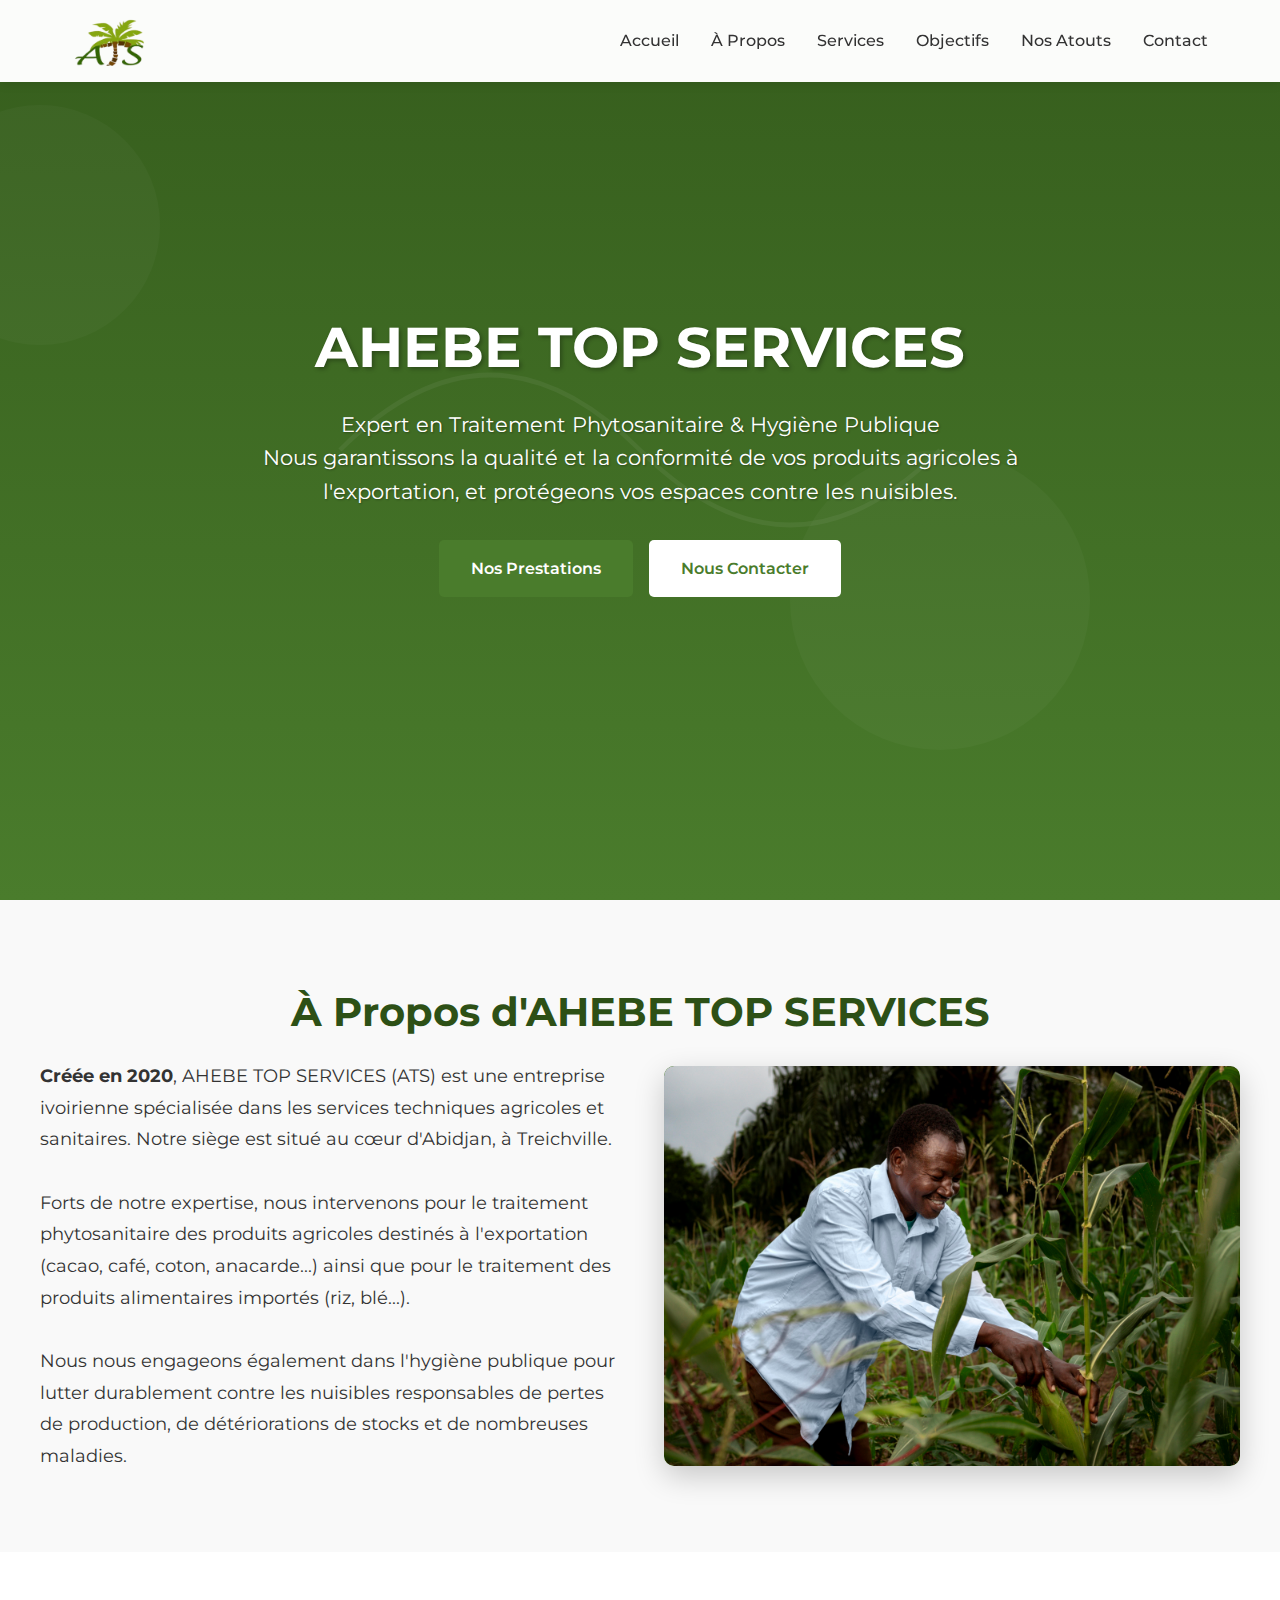
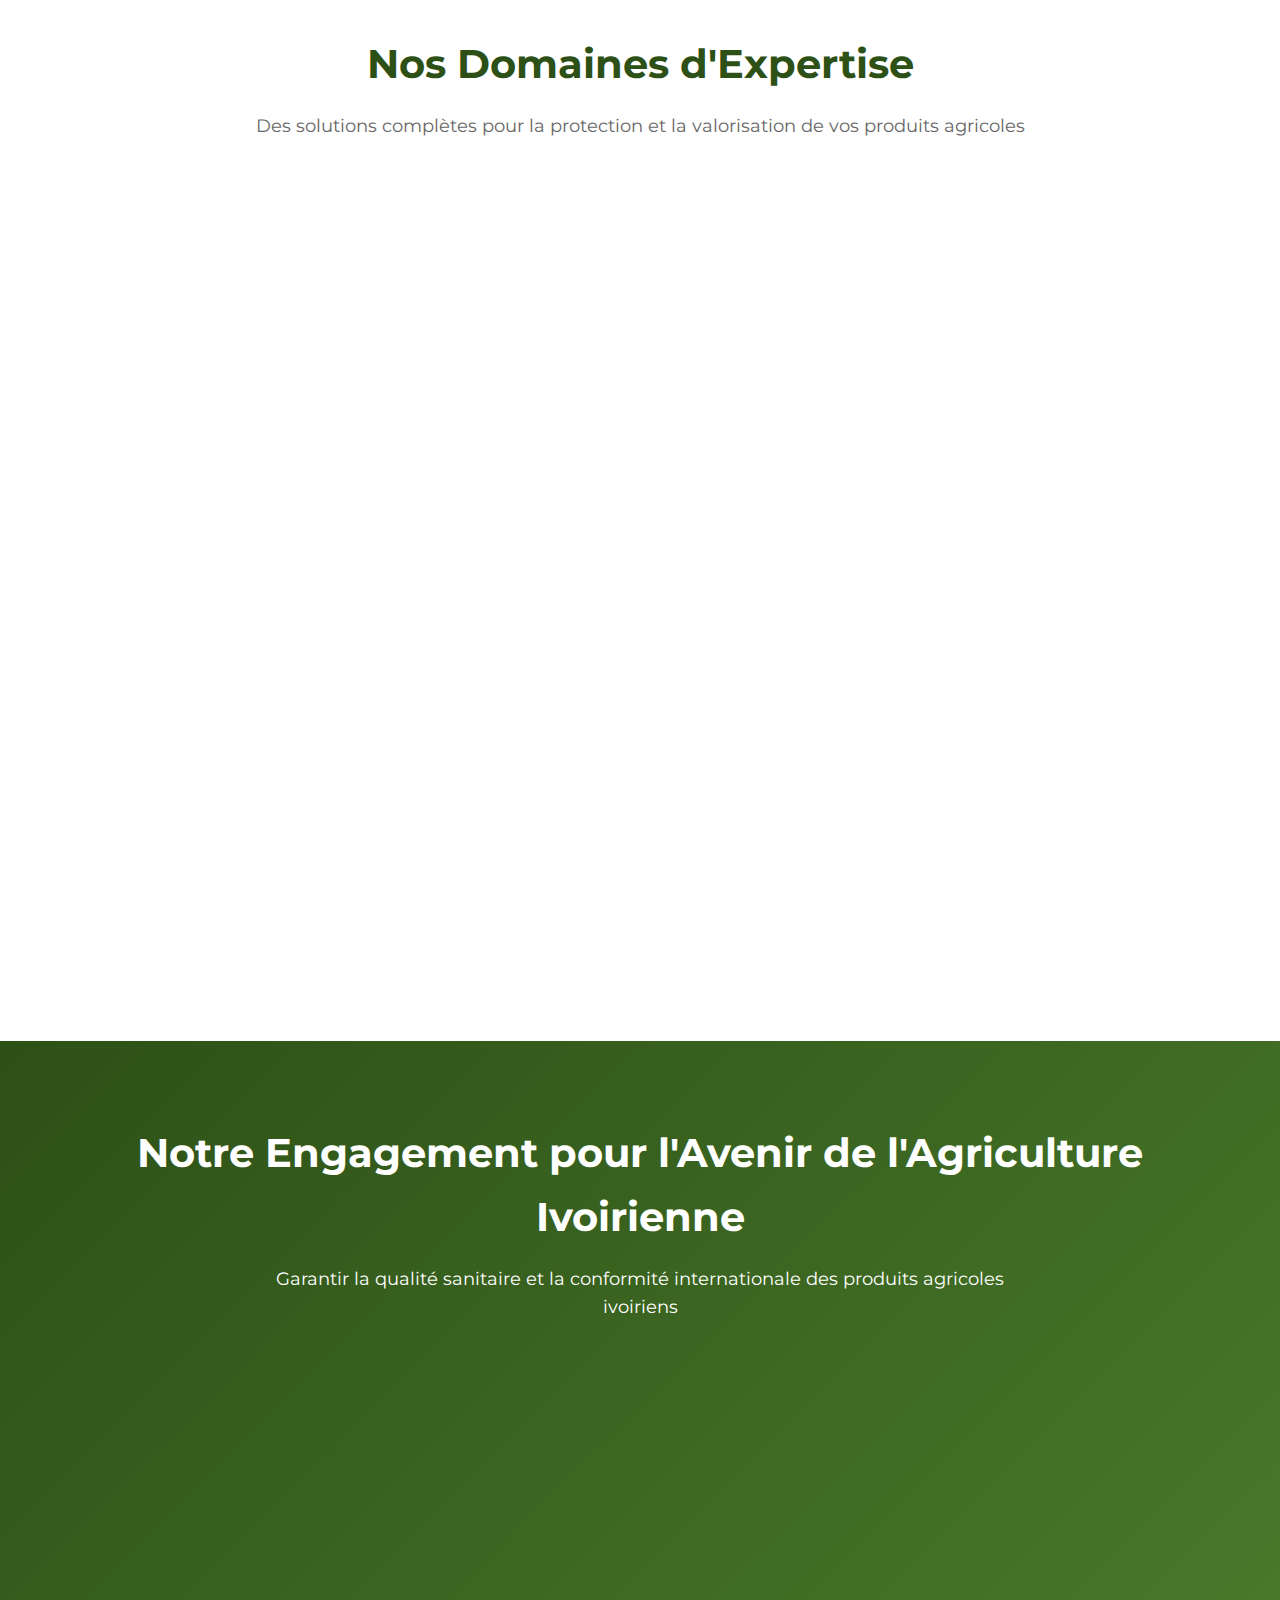
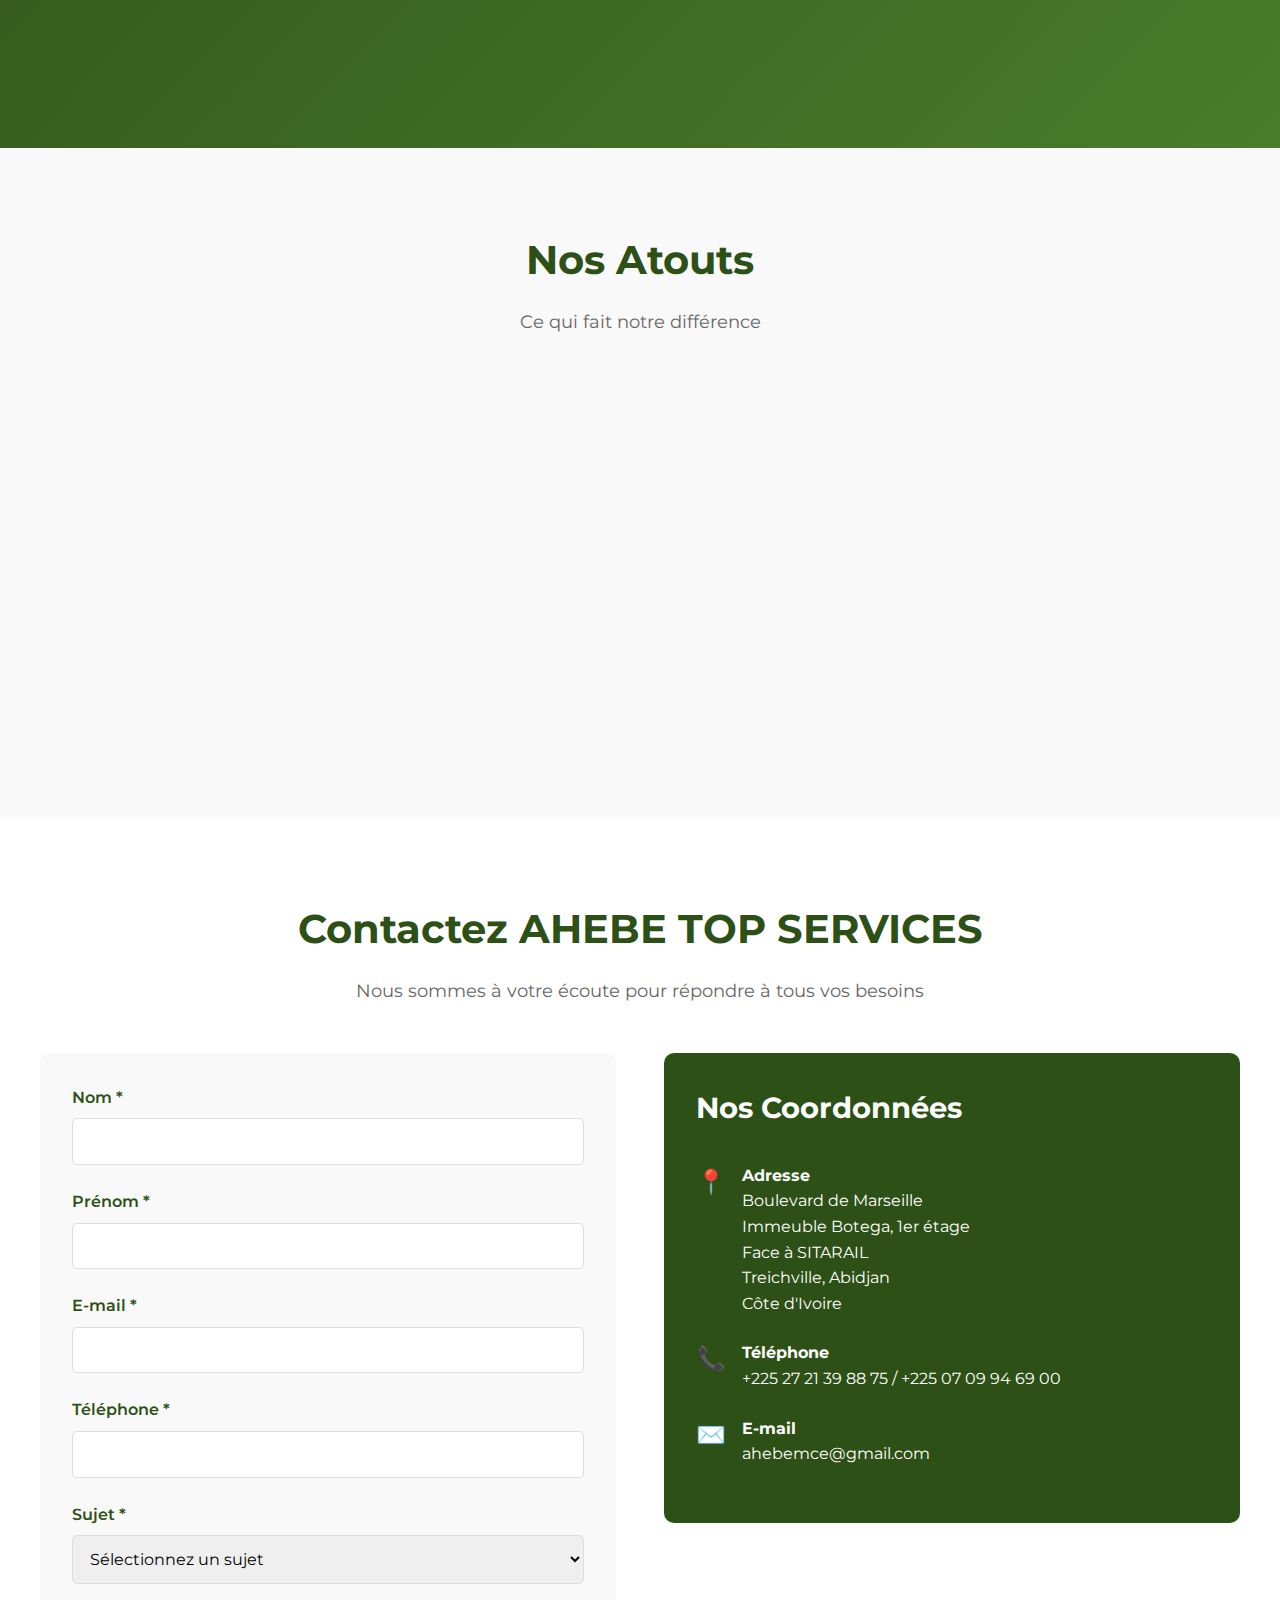
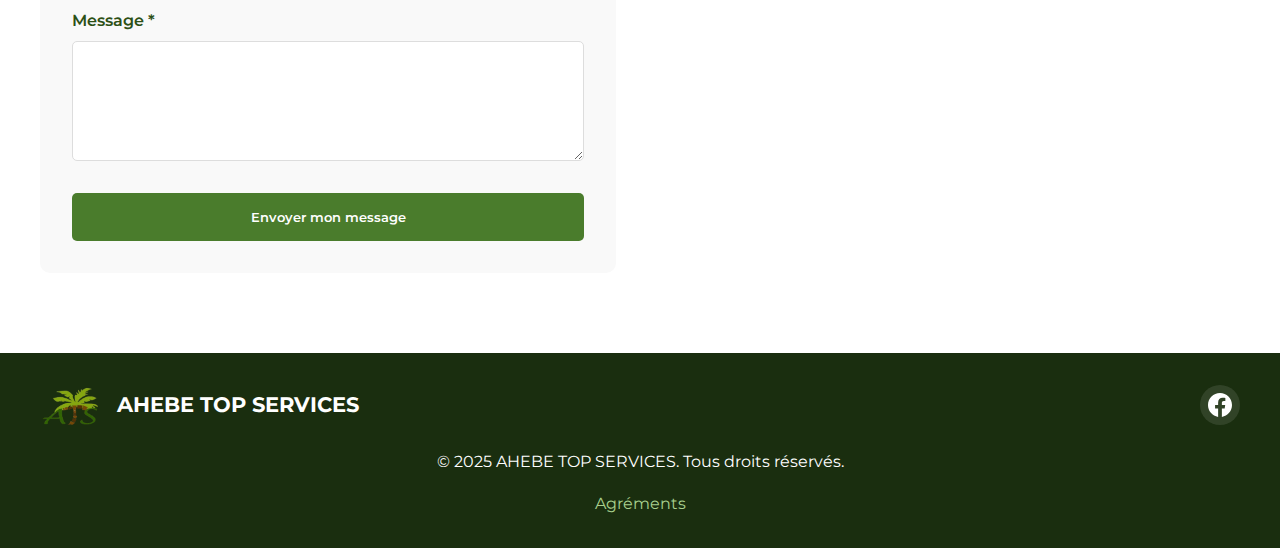
<file: index.html>
<!DOCTYPE html>
<html lang="fr">

<head>
    <meta charset="UTF-8">
    <meta name="viewport" content="width=device-width, initial-scale=1.0">
    <title>AHEBE TOP SERVICES - Expert en Traitement Phytosanitaire</title>
    <link href="https://fonts.googleapis.com/css2?family=Montserrat:wght@300;400;600;700&display=swap" rel="stylesheet">
    <link rel="stylesheet" href="css/styles.css">
</head>

<body>
    <!-- Navigation -->
    <nav>
        <div class="nav-container">
            <div class="logo-container">
                <img src="img/logo.png" alt="ATS Logo" class="logo-img">
                <!-- <span class="logo-text">ATS</span> -->
            </div>
            <button class="menu-toggle" id="menuToggle">
                <span></span>
                <span></span>
                <span></span>
            </button>
            <ul class="nav-menu" id="navMenu">
                <li><a href="#accueil">Accueil</a></li>
                <li><a href="#apropos">À Propos</a></li>
                <li><a href="#services">Services</a></li>
                <li><a href="#objectifs">Objectifs</a></li>
                <li><a href="#atouts">Nos Atouts</a></li>
                <li><a href="#contact">Contact</a></li>
            </ul>
        </div>
    </nav>

    <!-- Hero Section -->
    <section id="accueil" class="hero">
        <div class="hero-content">
            <h1>AHEBE TOP SERVICES</h1>
            <p>Expert en Traitement Phytosanitaire & Hygiène Publique<br>
                Nous garantissons la qualité et la conformité de vos produits agricoles à l'exportation, et protégeons vos
                espaces contre les nuisibles.</p>
            <div class="cta-buttons">
                <a href="#services" class="btn btn-primary">Nos Prestations</a>
                <a href="#contact" class="btn btn-secondary">Nous Contacter</a>
            </div>
        </div>
    </section>

    <!-- À Propos -->
    <section id="apropos" class="about">
        <div class="container">
            <h2 class="section-title">À Propos d'AHEBE TOP SERVICES</h2>
            <div class="about-content">
                <div class="about-text">
                    <p><strong>Créée en 2020</strong>, AHEBE TOP SERVICES (ATS) est une entreprise ivoirienne
                        spécialisée dans les services techniques agricoles et sanitaires. Notre siège est situé au cœur
                        d'Abidjan, à Treichville.</p>
                    <br>
                    <p>Forts de notre expertise, nous intervenons pour le traitement phytosanitaire des produits
                        agricoles destinés à l'exportation (cacao, café, coton, anacarde...) ainsi que pour le
                        traitement des produits alimentaires importés (riz, blé...).</p>
                    <br>
                    <p>Nous nous engageons également dans l'hygiène publique pour lutter durablement contre les
                        nuisibles responsables de pertes de production, de détériorations de stocks et de nombreuses
                        maladies.</p>
                </div>
                <div class="about-image">
                    <img src="img/one.jpg" alt="ATS - Description de l'image">
                </div>
            </div>
        </div>
    </section>

    <!-- Services -->
    <section id="services" class="services">
        <div class="container">
            <h2 class="section-title">Nos Domaines d'Expertise</h2>
            <p class="section-subtitle">Des solutions complètes pour la protection et la valorisation de vos produits
                agricoles</p>
            <div class="services-grid">
                <div class="service-card">
                    <div class="service-icon">🌍</div>
                    <h3>Traitement Phytosanitaire à l'Exportation</h3>
                    <p>Traitement conforme aux normes internationales pour le cacao, café, coton, anacarde, noix de
                        cajou. Garantie de qualité pour vos exportations.</p>
                </div>
                <div class="service-card">
                    <div class="service-icon">🚢</div>
                    <h3>Traitement des Produits Importés</h3>
                    <p>Protection des denrées alimentaires importées (riz, blé) contre les insectes et les moisissures,
                        assurant leur qualité pour la consommation locale.</p>
                </div>
                <div class="service-card">
                    <div class="service-icon">🛡️</div>
                    <h3>Hygiène Publique & Antiparasitaire</h3>
                    <p>Élimination des nuisibles (rongeurs, insectes) dans les entrepôts, magasins et espaces
                        collectifs. Prévention des pertes et des maladies.</p>
                </div>
                <div class="service-card">
                    <div class="service-icon">🌱</div>
                    <h3>Traitement des Plantations</h3>
                    <p>Amélioration de la productivité des plantations grâce à des traitements préventifs et curatifs
                        contre les ravageurs.</p>
                </div>
            </div>
        </div>
    </section>

    <!-- Objectifs -->
    <section id="objectifs" class="objectifs">
        <div class="container">
            <h2 class="section-title">Notre Engagement pour l'Avenir de l'Agriculture Ivoirienne</h2>
            <p class="section-subtitle">Garantir la qualité sanitaire et la conformité internationale des produits
                agricoles ivoiriens</p>
            <div class="objectifs-grid">
                <div class="objectif-item">
                    <h3>Notre Mission</h3>
                    <ul>
                        <li>Protéger les produits contre les nuisibles et la contamination</li>
                        <li>Contribuer à la compétitivité de la filière agricole</li>
                        <li>Assurer la conformité aux normes internationales</li>
                    </ul>
                </div>
                <div class="objectif-item">
                    <h3>Vision & Futurs Services</h3>
                    <p>Dans une optique d'amélioration continue, ATS développe activement de nouveaux services :</p>
                    <ul>
                        <li>Contrôle Qualité & Certification</li>
                        <li>Transit & Logistique (Import-Export)</li>
                        <li>Inspection et Vérification</li>
                        <li>Conseil Technique aux Producteurs</li>
                    </ul>
                </div>
            </div>
        </div>
    </section>

    <!-- Nos Atouts -->
    <section id="atouts" class="atouts">
        <div class="container">
            <h2 class="section-title">Nos Atouts</h2>
            <p class="section-subtitle">Ce qui fait notre différence</p>
            <div class="atouts-grid">
                <div class="atout-card">
                    <div class="atout-icon">🎯</div>
                    <h3>Expertise Ciblée</h3>
                    <p>Spécialistes des filières cacao, café, anacarde et autres produits d'exportation</p>
                </div>
                <div class="atout-card">
                    <div class="atout-icon">🌐</div>
                    <h3>Normes Internationales</h3>
                    <p>Respect des réglementations les plus exigeantes pour vos exportations</p>
                </div>
                <div class="atout-card">
                    <div class="atout-icon">⚡</div>
                    <h3>Réactivité & Proximité</h3>
                    <p>Situés à Treichville, au cœur d'Abidjan et à proximité du Port Autonome</p>
                </div>
                <div class="atout-card">
                    <div class="atout-icon">♻️</div>
                    <h3>Solutions Durables</h3>
                    <p>Engagement dans la lutte raisonnée et durable contre les nuisibles</p>
                </div>
            </div>
        </div>
    </section>

    <!-- Contact -->
    <section id="contact" class="contact">
        <div class="container">
            <h2 class="section-title">Contactez AHEBE TOP SERVICES</h2>
            <p class="section-subtitle">Nous sommes à votre écoute pour répondre à tous vos besoins</p>
            <div class="contact-container">
                <div class="contact-form">
                    <form id="contactForm">
                        <div class="form-group">
                            <label>Nom *</label>
                            <input type="text" required>
                        </div>
                        <div class="form-group">
                            <label>Prénom *</label>
                            <input type="text" required>
                        </div>
                        <div class="form-group">
                            <label>E-mail *</label>
                            <input type="email" required>
                        </div>
                        <div class="form-group">
                            <label>Téléphone *</label>
                            <input type="tel" required>
                        </div>
                        <div class="form-group">
                            <label>Sujet *</label>
                            <select required>
                                <option value="">Sélectionnez un sujet</option>
                                <option>Demande de devis</option>
                                <option>Renseignement</option>
                                <option>Partenariat</option>
                                <option>Autre</option>
                            </select>
                        </div>
                        <div class="form-group">
                            <label>Message *</label>
                            <textarea required></textarea>
                        </div>
                        <button type="submit" class="btn btn-primary" style="width: 100%;">Envoyer mon message</button>
                    </form>
                </div>
                <div class="contact-info">
                    <h3>Nos Coordonnées</h3>
                    <div class="contact-item">
                        <div class="contact-item-icon">📍</div>
                        <div>
                            <strong>Adresse</strong><br>
                            Boulevard de Marseille<br>
                            Immeuble Botega, 1er étage<br>
                            Face à SITARAIL<br>
                            Treichville, Abidjan<br>
                            Côte d'Ivoire
                        </div>
                    </div>
                    <div class="contact-item">
                        <div class="contact-item-icon">📞</div>
                        <div>
                            <strong>Téléphone</strong><br>
                            +225 27 21 39 88 75 / +225 07 09 94 69 00
                        </div>
                    </div>
                    <div class="contact-item">
                        <div class="contact-item-icon">✉️</div>
                        <div>
                            <strong>E-mail</strong><br>
                            ahebemce@gmail.com
                        </div>
                    </div>
                </div>
            </div>
        </div>
    </section>

    <!-- Footer -->
    <footer>
        <div class="footer-content">
            <div class="footer-top">
                <div class="footer-logo-section">
                    <img src="img/logo.png" alt="ATS Logo" class="footer-logo-img">
                    <div class="footer-logo-text">AHEBE TOP SERVICES</div>
                </div>
                <div class="footer-social">
                    <a href="https://www.facebook.com" target="_blank" class="social-link"
                        title="Suivez-nous sur Facebook">
                        <svg width="24" height="24" viewBox="0 0 24 24" fill="currentColor">
                            <path
                                d="M24 12.073c0-6.627-5.373-12-12-12s-12 5.373-12 12c0 5.99 4.388 10.954 10.125 11.854v-8.385H7.078v-3.47h3.047V9.43c0-3.007 1.792-4.669 4.533-4.669 1.312 0 2.686.235 2.686.235v2.953H15.83c-1.491 0-1.956.925-1.956 1.874v2.25h3.328l-.532 3.47h-2.796v8.385C19.612 23.027 24 18.062 24 12.073z" />
                        </svg>
                    </a>
                </div>
            </div>
            <p class="footer-copyright">© 2025 AHEBE TOP SERVICES. Tous droits réservés.</p>
            <div class="footer-links">
                <a href="agrements.html">Agréments</a>
            </div>
        </div>
    </footer>

    <script src="script.js"></script>
</body>

</html>
</file>
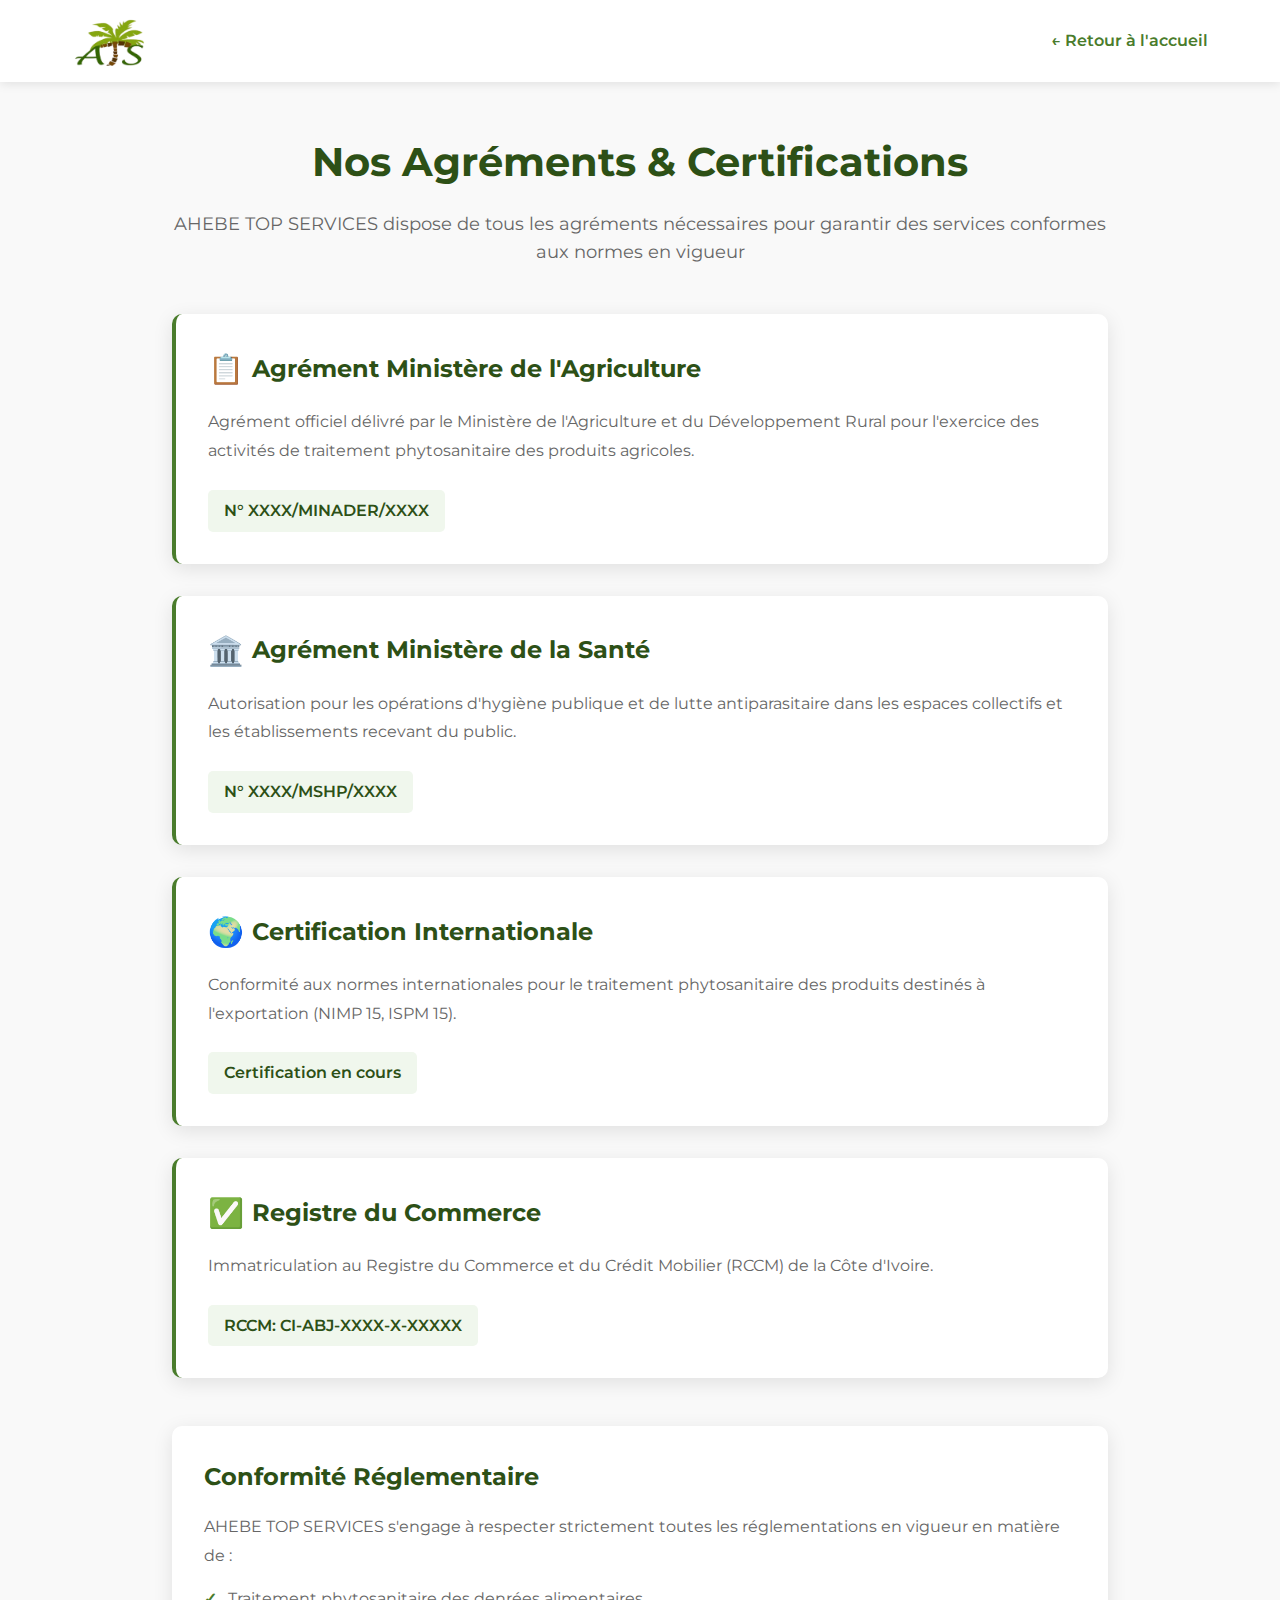
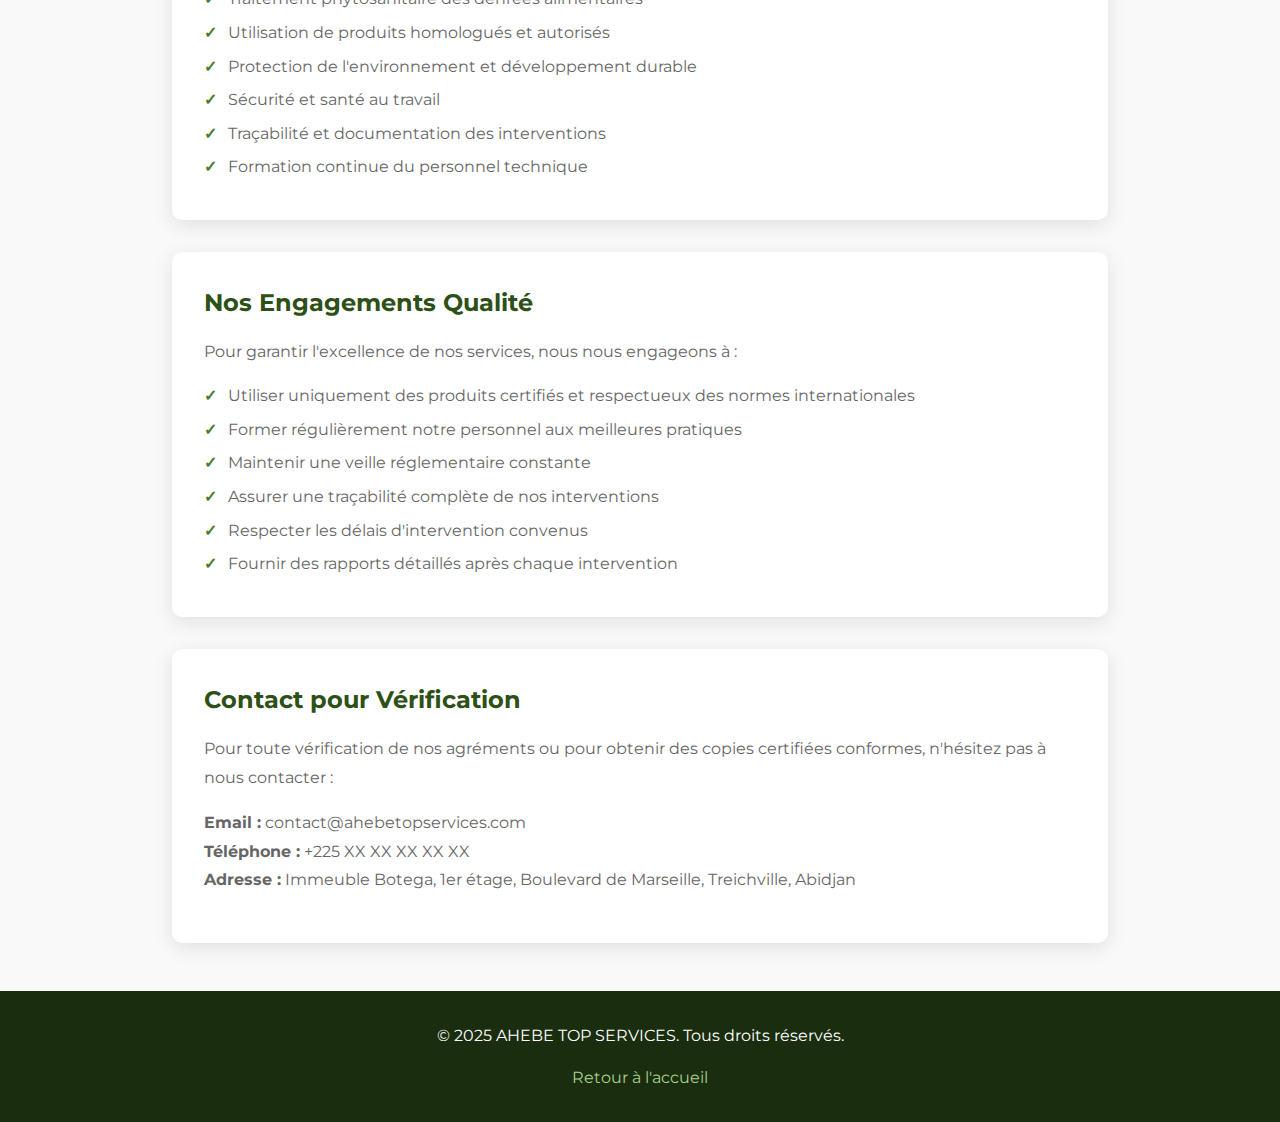
<file: agrements.html>
<!DOCTYPE html>
<html lang="fr">
<head>
    <meta charset="UTF-8">
    <meta name="viewport" content="width=device-width, initial-scale=1.0">
    <title>Agréments - AHEBE TOP SERVICES</title>
    <link href="https://fonts.googleapis.com/css2?family=Montserrat:wght@300;400;600;700&display=swap" rel="stylesheet">
    <link rel="stylesheet" href="css/styles-agrem.css">
</head>
<body>
    <!-- Navigation -->
    <nav>
        <div class="nav-container">
            <div class="logo-container">
                <img src="img/logo.png" alt="ATS Logo" class="logo-img">
                <!-- <span class="logo-text">ATS</span> -->
            </div>
            <a href="index.html" class="back-link">
                ← Retour à l'accueil
            </a>
        </div>
    </nav>

    <!-- Main Content -->
    <div class="container">
        <div class="page-header">
            <h1 class="page-title">Nos Agréments & Certifications</h1>
            <p class="page-subtitle">AHEBE TOP SERVICES dispose de tous les agréments nécessaires pour garantir des services conformes aux normes en vigueur</p>
        </div>

        <div class="agrements-grid">
            <div class="agrement-card">
                <h3>
                    <span class="agrement-icon">📋</span>
                    Agrément Ministère de l'Agriculture
                </h3>
                <p class="agrement-details">
                    Agrément officiel délivré par le Ministère de l'Agriculture et du Développement Rural pour l'exercice des activités de traitement phytosanitaire des produits agricoles.
                </p>
                <span class="agrement-number">N° XXXX/MINADER/XXXX</span>
            </div>

            <div class="agrement-card">
                <h3>
                    <span class="agrement-icon">🏛️</span>
                    Agrément Ministère de la Santé
                </h3>
                <p class="agrement-details">
                    Autorisation pour les opérations d'hygiène publique et de lutte antiparasitaire dans les espaces collectifs et les établissements recevant du public.
                </p>
                <span class="agrement-number">N° XXXX/MSHP/XXXX</span>
            </div>

            <div class="agrement-card">
                <h3>
                    <span class="agrement-icon">🌍</span>
                    Certification Internationale
                </h3>
                <p class="agrement-details">
                    Conformité aux normes internationales pour le traitement phytosanitaire des produits destinés à l'exportation (NIMP 15, ISPM 15).
                </p>
                <span class="agrement-number">Certification en cours</span>
            </div>

            <div class="agrement-card">
                <h3>
                    <span class="agrement-icon">✅</span>
                    Registre du Commerce
                </h3>
                <p class="agrement-details">
                    Immatriculation au Registre du Commerce et du Crédit Mobilier (RCCM) de la Côte d'Ivoire.
                </p>
                <span class="agrement-number">RCCM: CI-ABJ-XXXX-X-XXXXX</span>
            </div>
        </div>

        <div class="info-section">
            <h2>Conformité Réglementaire</h2>
            <p>AHEBE TOP SERVICES s'engage à respecter strictement toutes les réglementations en vigueur en matière de :</p>
            <ul>
                <li>Traitement phytosanitaire des denrées alimentaires</li>
                <li>Utilisation de produits homologués et autorisés</li>
                <li>Protection de l'environnement et développement durable</li>
                <li>Sécurité et santé au travail</li>
                <li>Traçabilité et documentation des interventions</li>
                <li>Formation continue du personnel technique</li>
            </ul>
        </div>

        <div class="info-section">
            <h2>Nos Engagements Qualité</h2>
            <p>Pour garantir l'excellence de nos services, nous nous engageons à :</p>
            <ul>
                <li>Utiliser uniquement des produits certifiés et respectueux des normes internationales</li>
                <li>Former régulièrement notre personnel aux meilleures pratiques</li>
                <li>Maintenir une veille réglementaire constante</li>
                <li>Assurer une traçabilité complète de nos interventions</li>
                <li>Respecter les délais d'intervention convenus</li>
                <li>Fournir des rapports détaillés après chaque intervention</li>
            </ul>
        </div>

        <div class="info-section">
            <h2>Contact pour Vérification</h2>
            <p>Pour toute vérification de nos agréments ou pour obtenir des copies certifiées conformes, n'hésitez pas à nous contacter :</p>
            <p>
                <strong>Email :</strong> contact@ahebetopservices.com<br>
                <strong>Téléphone :</strong> +225 XX XX XX XX XX<br>
                <strong>Adresse :</strong> Immeuble Botega, 1er étage, Boulevard de Marseille, Treichville, Abidjan
            </p>
        </div>
    </div>

    <!-- Footer -->
    <footer>
        <p>© 2025 AHEBE TOP SERVICES. Tous droits réservés.</p>
        <div class="footer-links">
            <a href="index.html">Retour à l'accueil</a>
        </div>
    </footer>
</body>
</html>
</file>
<file: css/styles.css>
* {
    margin: 0;
    padding: 0;
    box-sizing: border-box;
}

body {
    font-family: 'Montserrat', sans-serif;
    color: #333;
    line-height: 1.6;
    overflow-x: hidden;
}

/* Navigation */
nav {
    position: fixed;
    top: 0;
    width: 100%;
    background: rgba(255, 255, 255, 0.98);
    box-shadow: 0 2px 10px rgba(0,0,0,0.1);
    z-index: 1000;
    padding: 1rem 0;
}

.nav-container {
    max-width: 1200px;
    margin: 0 auto;
    display: flex;
    justify-content: space-between;
    align-items: center;
    padding: 0 2rem;
}

.logo-container {
    display: flex;
    align-items: center;
    gap: 0.8rem;
}

.logo-img {
    height: 50px;
    width: auto;
}

.logo-text {
    font-size: 1.5rem;
    font-weight: 700;
    color: #2d5016;
}

.menu-toggle {
    display: none;
    flex-direction: column;
    gap: 5px;
    background: none;
    border: none;
    cursor: pointer;
    padding: 0.5rem;
}

.menu-toggle span {
    width: 25px;
    height: 3px;
    background: #2d5016;
    transition: all 0.3s;
}

.menu-toggle.active span:nth-child(1) {
    transform: rotate(45deg) translate(7px, 7px);
}

.menu-toggle.active span:nth-child(2) {
    opacity: 0;
}

.menu-toggle.active span:nth-child(3) {
    transform: rotate(-45deg) translate(7px, -7px);
}

.nav-menu {
    display: flex;
    list-style: none;
    gap: 2rem;
}

.nav-menu a {
    text-decoration: none;
    color: #333;
    font-weight: 500;
    transition: color 0.3s;
}

.nav-menu a:hover {
    color: #4a7c2c;
}

/* Hero Section */
.hero {
    height: 100vh;
    background: linear-gradient(rgba(45, 80, 22, 0.7), rgba(74, 124, 44, 0.7)), 
                url('data:image/svg+xml,<svg xmlns="http://www.w3.org/2000/svg" viewBox="0 0 1200 600"><rect fill="%234a7c2c" width="1200" height="600"/><circle cx="200" cy="150" r="80" fill="%23ffffff" opacity="0.1"/><circle cx="800" cy="400" r="100" fill="%23ffffff" opacity="0.1"/><path d="M400,300 Q500,200 600,300 T800,300" stroke="%23ffffff" stroke-width="3" fill="none" opacity="0.2"/></svg>');
    background-size: cover;
    background-position: center;
    background-attachment: fixed;
    display: flex;
    align-items: center;
    justify-content: center;
    text-align: center;
    color: white;
    padding: 0 2rem;
}

.hero-content h1 {
    font-size: 3.5rem;
    margin-bottom: 1rem;
    font-weight: 700;
    text-shadow: 2px 2px 4px rgba(0,0,0,0.3);
}

.hero-content p {
    font-size: 1.3rem;
    margin-bottom: 2rem;
    max-width: 800px;
    text-shadow: 1px 1px 2px rgba(0,0,0,0.3);
}

.cta-buttons {
    display: flex;
    gap: 1rem;
    justify-content: center;
    flex-wrap: wrap;
}

.btn {
    padding: 1rem 2rem;
    text-decoration: none;
    border-radius: 5px;
    font-weight: 600;
    transition: all 0.3s;
    display: inline-block;
    border: none;
    cursor: pointer;
    font-family: 'Montserrat', sans-serif;
}

.btn-primary {
    background: #4a7c2c;
    color: white;
}

.btn-primary:hover {
    background: #2d5016;
    transform: translateY(-2px);
    box-shadow: 0 5px 15px rgba(74, 124, 44, 0.4);
}

.btn-secondary {
    background: white;
    color: #4a7c2c;
}

.btn-secondary:hover {
    background: #f0f0f0;
    transform: translateY(-2px);
}

/* Section Commune */
section {
    padding: 5rem 2rem;
}

.container {
    max-width: 1200px;
    margin: 0 auto;
}

.section-title {
    text-align: center;
    font-size: 2.5rem;
    margin-bottom: 1rem;
    color: #2d5016;
}

.section-subtitle {
    text-align: center;
    font-size: 1.1rem;
    color: #666;
    margin-bottom: 3rem;
    max-width: 800px;
    margin-left: auto;
    margin-right: auto;
}

/* A Propos */
.about {
    background: #f9f9f9;
}

.about-content {
    display: grid;
    grid-template-columns: 1fr 1fr;
    gap: 3rem;
    align-items: center;
}

.about-text {
    font-size: 1.1rem;
    line-height: 1.8;
}

.about-image {
    background: linear-gradient(135deg, #4a7c2c, #6b9c42);
    height: 400px;
    border-radius: 10px;
    display: flex;
    align-items: center;
    justify-content: center;
    box-shadow: 0 10px 30px rgba(0,0,0,0.2);
    overflow: hidden;
}

.about-image img {
    width: 100%;
    height: 100%;
    object-fit: cover; /* ou 'contain' selon vos besoins */
    border-radius: 10px;
}

/* Services */
.services {
    background: white;
}

.services-grid {
    display: grid;
    grid-template-columns: repeat(auto-fit, minmax(280px, 1fr));
    gap: 2rem;
    margin-top: 3rem;
}

.service-card {
    background: white;
    padding: 2rem;
    border-radius: 10px;
    box-shadow: 0 5px 20px rgba(0,0,0,0.1);
    transition: transform 0.3s, box-shadow 0.3s;
    border-top: 4px solid #4a7c2c;
}

.service-card:hover {
    transform: translateY(-10px);
    box-shadow: 0 10px 30px rgba(74, 124, 44, 0.2);
}

.service-icon {
    font-size: 3rem;
    margin-bottom: 1rem;
}

.service-card h3 {
    color: #2d5016;
    margin-bottom: 1rem;
    font-size: 1.4rem;
}

.service-card p {
    color: #666;
    line-height: 1.7;
}

/* Objectifs */
.objectifs {
    background: linear-gradient(135deg, #2d5016, #4a7c2c);
    color: white;
}

.objectifs .section-title,
.objectifs .section-subtitle {
    color: white;
}

.objectifs-grid {
    display: grid;
    grid-template-columns: repeat(auto-fit, minmax(300px, 1fr));
    gap: 2rem;
    margin-top: 2rem;
}

.objectif-item {
    background: rgba(255,255,255,0.1);
    padding: 2rem;
    border-radius: 10px;
    backdrop-filter: blur(10px);
}

.objectif-item h3 {
    margin-bottom: 1rem;
    font-size: 1.3rem;
}

.objectif-item ul {
    list-style: none;
    padding-left: 0;
}

.objectif-item li {
    margin-bottom: 0.5rem;
    padding-left: 1.5rem;
    position: relative;
}

.objectif-item li:before {
    content: "✓";
    position: absolute;
    left: 0;
    color: #a8d08d;
    font-weight: bold;
}

/* Nos Atouts */
.atouts {
    background: #f9f9f9;
}

.atouts-grid {
    display: grid;
    grid-template-columns: repeat(auto-fit, minmax(250px, 1fr));
    gap: 2rem;
    margin-top: 3rem;
}

.atout-card {
    background: white;
    padding: 2rem;
    border-radius: 10px;
    box-shadow: 0 5px 20px rgba(0,0,0,0.1);
    text-align: center;
    transition: transform 0.3s, box-shadow 0.3s;
    border-bottom: 4px solid #4a7c2c;
}

.atout-card:hover {
    transform: translateY(-10px);
    box-shadow: 0 10px 30px rgba(74, 124, 44, 0.2);
}

.atout-icon {
    font-size: 3rem;
    margin-bottom: 1rem;
}

.atout-card h3 {
    color: #2d5016;
    margin-bottom: 1rem;
    font-size: 1.3rem;
}

.atout-card p {
    color: #666;
    line-height: 1.7;
}

/* Contact */
.contact {
    background: white;
}

.contact-container {
    display: grid;
    grid-template-columns: 1fr 1fr;
    gap: 3rem;
    margin-top: 3rem;
    justify-content: center; /* centre horizontalement l’ensemble */
    align-items: start; /* optionnel : aligne en haut les colonnes */
}


.contact-form {
    background: #f9f9f9;
    padding: 2rem;
    border-radius: 10px;
}

.form-group {
    margin-bottom: 1.5rem;
}

.form-group label {
    display: block;
    margin-bottom: 0.5rem;
    font-weight: 600;
    color: #2d5016;
}

.form-group input,
.form-group select,
.form-group textarea {
    width: 100%;
    padding: 0.8rem;
    border: 1px solid #ddd;
    border-radius: 5px;
    font-family: 'Montserrat', sans-serif;
    font-size: 1rem;
}

.form-group input:focus,
.form-group select:focus,
.form-group textarea:focus {
    outline: none;
    border-color: #4a7c2c;
}

.form-group textarea {
    resize: vertical;
    min-height: 120px;
}

.contact-info {
    background: #2d5016;
    color: white;
    padding: 2rem;
    border-radius: 10px;
}

.contact-info h3 {
    margin-bottom: 2rem;
    font-size: 1.8rem;
}

.contact-item {
    margin-bottom: 1.5rem;
    display: flex;
    align-items: flex-start;
    gap: 1rem;
}

.contact-item-icon {
    font-size: 1.5rem;
}

/* Footer */
footer {
    background: #1a2e0f;
    color: white;
    padding: 2rem;
}

.footer-content {
    max-width: 1200px;
    margin: 0 auto;
    text-align: center;
}

.footer-top {
    display: flex;
    justify-content: space-between;
    align-items: center;
    margin-bottom: 1.5rem;
    flex-wrap: wrap;
    gap: 1rem;
}

.footer-logo-section {
    display: flex;
    align-items: center;
    gap: 1rem;
}

.footer-logo-img {
    height: 40px;
    width: auto;
}

.footer-logo-text {
    font-size: 1.3rem;
    font-weight: 700;
}

.footer-social {
    display: flex;
    gap: 1rem;
}

.social-link {
    display: flex;
    align-items: center;
    justify-content: center;
    width: 40px;
    height: 40px;
    background: rgba(255, 255, 255, 0.1);
    border-radius: 50%;
    color: white;
    transition: all 0.3s;
}

.social-link:hover {
    background: #4a7c2c;
    transform: scale(1.1);
}

.footer-copyright {
    margin-bottom: 1rem;
}

.footer-links {
    display: flex;
    justify-content: center;
    gap: 2rem;
    flex-wrap: wrap;
}

.footer-links a {
    color: #a8d08d;
    text-decoration: none;
    transition: color 0.3s;
}

.footer-links a:hover {
    color: white;
}

/* Responsive */
@media (max-width: 768px) {
    .menu-toggle {
        display: flex;
    }

    .nav-menu {
        position: absolute;
        top: 100%;
        left: 0;
        right: 0;
        background: white;
        flex-direction: column;
        box-shadow: 0 5px 10px rgba(0,0,0,0.1);

        /* Fix complet */
        max-height: 0;
        overflow: hidden;
        padding: 0; /* <-- empêche le menu d'apparaître quand fermé */
        transition: max-height 0.35s ease, padding 0.3s ease;
    }

    .nav-menu.active {
        padding: 1rem 2rem; /* <-- affiché uniquement quand ouvert */
        max-height: 600px; /* assez grand pour tous les liens */
    }

    .nav-menu li {
        padding: 0.8rem 0;
        text-align: center;
    }

    .hero-content h1 {
        font-size: 2rem;
    }

    .hero-content p {
        font-size: 1rem;
    }

    .about-content,
    .contact-container {
        grid-template-columns: 1fr;
    }

    .section-title {
        font-size: 2rem;
    }

    .footer-top {
        flex-direction: column;
        text-align: center;
    }

    .footer-logo-section {
        justify-content: center;
    }
}

/* Smooth Scroll */
html {
    scroll-behavior: smooth;
}

/* Animations */
@keyframes fadeInUp {
    from {
        opacity: 0;
        transform: translateY(30px);
    }
    to {
        opacity: 1;
        transform: translateY(0);
    }
}

.service-card,
.atout-card,
.objectif-item {
    animation: fadeInUp 0.6s ease-out;
}
</file>
<file: css/styles-agrem.css>
* {
    margin: 0;
    padding: 0;
    box-sizing: border-box;
}

body {
    font-family: 'Montserrat', sans-serif;
    color: #333;
    line-height: 1.6;
    background: #f9f9f9;
}

/* Navigation */
nav {
    background: white;
    box-shadow: 0 2px 10px rgba(0, 0, 0, 0.1);
    padding: 1rem 0;
}

.nav-container {
    max-width: 1200px;
    margin: 0 auto;
    display: flex;
    justify-content: space-between;
    align-items: center;
    padding: 0 2rem;
}

.logo-container {
    display: flex;
    align-items: center;
    gap: 0.8rem;
}

.logo-img {
    height: 50px;
    width: auto;
}

.logo-text {
    font-size: 1.5rem;
    font-weight: 700;
    color: #2d5016;
}

.back-link {
    color: #4a7c2c;
    text-decoration: none;
    font-weight: 600;
    display: flex;
    align-items: center;
    gap: 0.5rem;
    transition: color 0.3s;
}

.back-link:hover {
    color: #2d5016;
}

/* Main Content */
.container {
    max-width: 1000px;
    margin: 3rem auto;
    padding: 0 2rem;
}

.page-header {
    text-align: center;
    margin-bottom: 3rem;
}

.page-title {
    font-size: 2.5rem;
    color: #2d5016;
    margin-bottom: 1rem;
}

.page-subtitle {
    font-size: 1.1rem;
    color: #666;
}

.agrements-grid {
    display: grid;
    gap: 2rem;
    margin-bottom: 3rem;
}

.agrement-card {
    background: white;
    padding: 2rem;
    border-radius: 10px;
    box-shadow: 0 5px 20px rgba(0, 0, 0, 0.1);
    border-left: 4px solid #4a7c2c;
}

.agrement-card h3 {
    color: #2d5016;
    font-size: 1.5rem;
    margin-bottom: 1rem;
    display: flex;
    align-items: center;
    gap: 0.5rem;
}

.agrement-icon {
    font-size: 1.8rem;
}

.agrement-details {
    color: #666;
    line-height: 1.8;
    margin-bottom: 1rem;
}

.agrement-number {
    background: #f0f7ed;
    padding: 0.5rem 1rem;
    border-radius: 5px;
    font-weight: 600;
    color: #2d5016;
    display: inline-block;
    margin-top: 0.5rem;
}

.info-section {
    background: white;
    padding: 2rem;
    border-radius: 10px;
    box-shadow: 0 5px 20px rgba(0, 0, 0, 0.1);
    margin-bottom: 2rem;
}

.info-section h2 {
    color: #2d5016;
    margin-bottom: 1rem;
}

.info-section p {
    color: #666;
    line-height: 1.8;
    margin-bottom: 1rem;
}

.info-section ul {
    list-style: none;
    padding-left: 0;
}

.info-section li {
    padding-left: 1.5rem;
    position: relative;
    margin-bottom: 0.5rem;
    color: #666;
}

.info-section li:before {
    content: "✓";
    position: absolute;
    left: 0;
    color: #4a7c2c;
    font-weight: bold;
}

/* Footer */
footer {
    background: #1a2e0f;
    color: white;
    padding: 2rem;
    text-align: center;
    margin-top: 3rem;
}

.footer-links {
    margin-top: 1rem;
}

.footer-links a {
    color: #a8d08d;
    text-decoration: none;
    transition: color 0.3s;
}

.footer-links a:hover {
    color: white;
}

/* Responsive */
@media (max-width: 768px) {
    .page-title {
        font-size: 2rem;
    }

    .container {
        padding: 0 1rem;
    }
}
</file>
